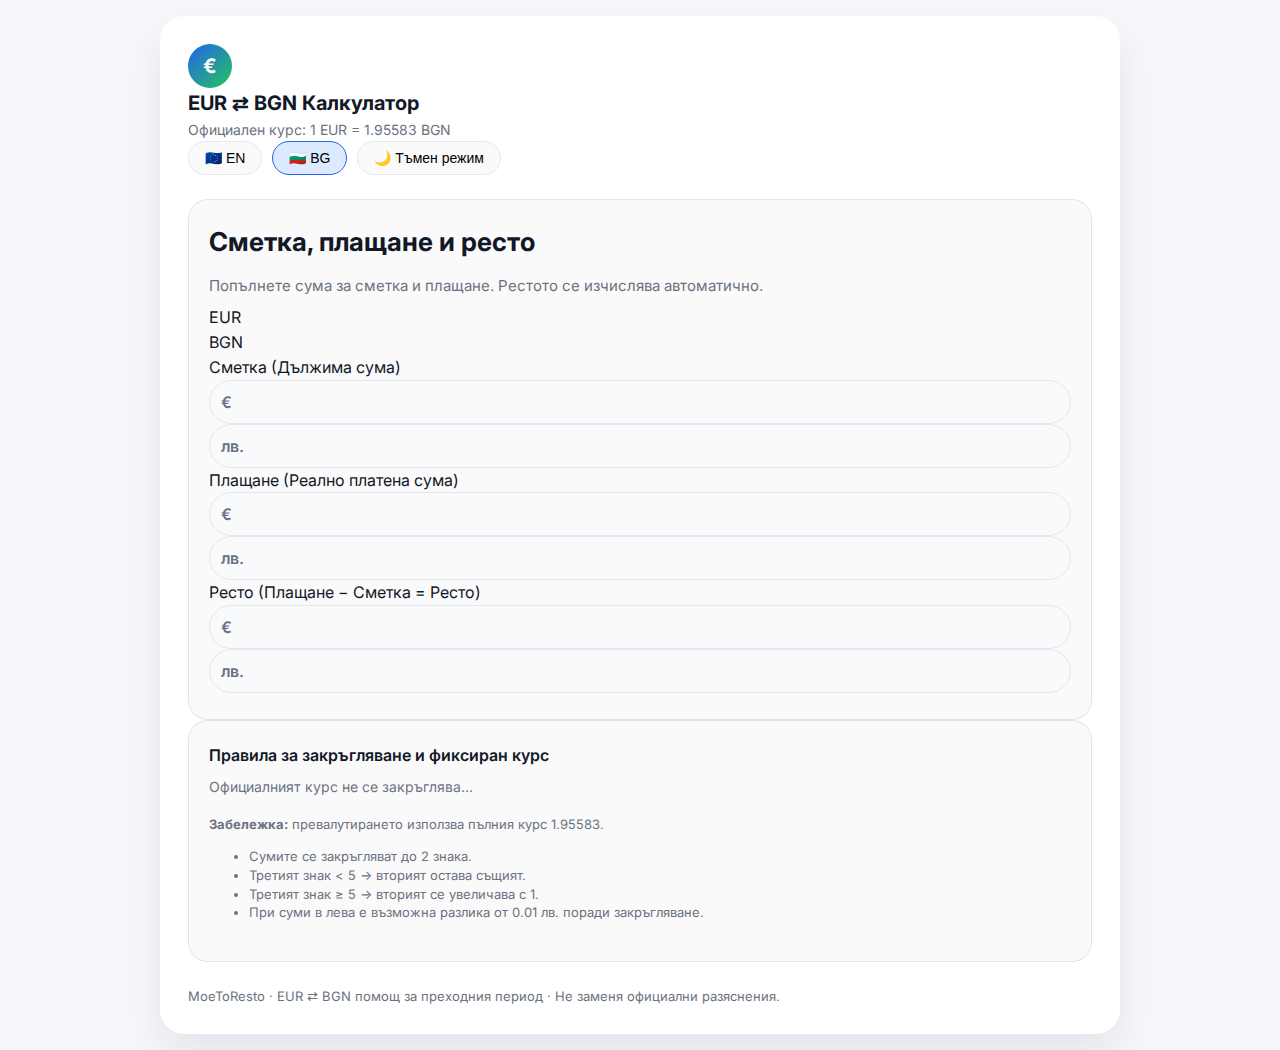
<file: index.html>
<!DOCTYPE html>
<html lang="bg" data-theme="system">
<head>
  <meta charset="UTF-8" />
  <title>MoeToResto - EUR ⇄ BGN Калкулатор</title>
  <meta name="viewport" content="width=device-width, initial-scale=1" />
  <link href="https://fonts.googleapis.com/css2?family=Inter:wght@300;400;500;600;700&display=swap" rel="stylesheet">
  <link href="assets/css/styles.css" rel="stylesheet">
  
  <link rel="icon" type="image/png" href="favicon-96x96.png" sizes="96x96" />
  <link rel="icon" type="image/svg+xml" href="favicon.svg" />
  <link rel="shortcut icon" href="favicon.ico" />
  <link rel="apple-touch-icon" sizes="180x180" href="apple-touch-icon.png" />
  <link rel="manifest" href="site.webmanifest" />

  <!-- Primary Meta -->
  <meta name="title" content="MoeToResto – EUR ⇄ BGN Calculator">
  <meta name="description" content="Калкулатор за преходния период EUR ⇄ BGN с официалния фиксиран курс 1.95583. Сметка, плащане и ресто.">

  <!-- Open Graph / Facebook -->
  <meta property="og:type" content="website">
  <meta property="og:url" content="https://moetoresto.eu/">
  <meta property="og:title" content="MoeToResto – EUR ⇄ BGN Calculator">
  <meta property="og:description" content="Онлайн калкулатор за EUR ⇄ BGN с официалния фиксиран курс.">
  <meta property="og:image" content="https://moetoresto.eu/og-image.png">

  <!-- Twitter -->
  <meta property="twitter:card" content="summary_large_image">
  <meta property="twitter:url" content="https://moetoresto.eu/">
  <meta property="twitter:title" content="MoeToResto – EUR ⇄ BGN Calculator">
  <meta property="twitter:description" content="Онлайн калкулатор за EUR ⇄ BGN с официалния фиксиран курс.">
  <meta property="twitter:image" content="https://moetoresto.eu/og-image.png">
</head>

<body>
<div class="shell">

  <!-- HEADER -->
  <header>
  <div class="brand">
    <div class="logo-circle">€</div>

    <div class="brand-text">
      <div class="brand-text-title" data-i18n="appTitle">EUR ⇄ BGN Калкулатор</div>
      <div class="brand-text-sub" data-i18n="appSubtitle">
        Официален курс: 1 EUR = 1.95583 BGN
      </div>
    </div>
  </div>

  <div class="controls">
    <!-- LANG BUTTONS (EN FIRST NOW) -->
    <button class="btn btn-lang" data-lang="en">🇪🇺 EN</button>
    <button class="btn btn-lang active" data-lang="bg">🇧🇬 BG</button>

    <!-- THEME TOGGLE -->
    <button class="btn btn-theme" id="themeToggle">
      <span id="themeIcon">🌙</span>
      <span data-i18n="themeToggle">Тъмен режим</span>
    </button>
  </div>
</header>


  <main>

    <section class="card">

      <h2 class="card-title" data-i18n="calcTitle">Сметка, плащане и ресто</h2>
      <p class="card-subtitle" data-i18n="calcIntro">
        Попълнете сума за сметка и плащане. Рестото се изчислява автоматично.
      </p>

      <!-- SPLIT EUR / BGN HEADER -->
      <div class="split-head">
        <div class="head-pill">EUR</div>
        <div class="head-pill">BGN</div>
      </div>

      <!-- BILL -->
      <div class="operation-block">
        <div class="op-label">
          <span class="op-main" data-i18n="rowBill">Сметка</span>
          <span class="op-sub" data-i18n="rowBillSub">(Дължима сума)</span>
        </div>

        <div class="op-inputs">
          <div class="field">
            <span class="prefix">€</span>
            <input type="text" id="billEur" data-row="bill" data-currency="eur" step="any">
          </div>
          <div class="field">
            <span class="prefix">лв.</span>
            <input type="text" id="billBgn" data-row="bill" data-currency="bgn" step="any">
          </div>
        </div>
      </div>

      <!-- PAYMENT -->
      <div class="operation-block">
        <div class="op-label">
          <span class="op-main" data-i18n="rowPayment">Плащане</span>
          <span class="op-sub" data-i18n="rowPaymentSub">(Реално платена сума)</span>
        </div>

        <div class="op-inputs">
          <div class="field">
            <span class="prefix">€</span>
            <input type="text" id="payEur" data-row="payment" data-currency="eur" step="any">
          </div>
          <div class="field">
            <span class="prefix">лв.</span>
            <input type="text" id="payBgn" data-row="payment" data-currency="bgn" step="any">
          </div>
        </div>
      </div>

      <!-- BALANCE -->
      <div class="operation-block">
        <div class="op-label">
          <span class="op-main" data-i18n="rowBalance">Ресто</span>
          <span class="op-sub" data-i18n="rowBalanceSub">(Плащане − Сметка = Ресто)</span>
        </div>

        <div class="op-inputs">
          <div class="field">
            <span class="prefix">€</span>
            <input type="text" id="balEur" readonly>
          </div>
          <div class="field">
            <span class="prefix">лв.</span>
            <input type="text" id="balBgn" readonly>
          </div>
        </div>

        <div id="changeWarning" class="change-warning" style="display:none;"></div>
      </div>

      <div class="error-text" id="errorText" data-i18n="errorText">
        Моля, въведете валидни числа.
      </div>
    </section>

    <section class="card">
      <div class="info-title" data-i18n="rulesTitle">Правила за закръгляване и фиксиран курс</div>

      <div class="info-body" data-i18n="rulesBody">
        Официалният курс не се закръглява…
      </div>

      <div class="hint">
        <span data-i18n="rulesNote"><strong>Забележка:</strong> превалутирането използва пълния курс 1.95583.</span>
        <ul>
          <li data-i18n="rule1">Сумите се закръгляват до 2 знака.</li>
          <li data-i18n="rule2">Третият знак < 5 → вторият остава същият.</li>
          <li data-i18n="rule3">Третият знак ≥ 5 → вторият се увеличава с 1.</li>
          <li data-i18n="rule4">При суми в лева е възможна разлика от 0.01 лв. поради закръгляване.</li>
        </ul>
      </div>
    </section>

  </main>

  <footer>
    <div class= "footer-note" data-i18n="footerCombined">MoeToResto · EUR ⇄ BGN помощ за преходния период · Не заменя официални разяснения.</div>
  </footer>

</div>

<script src="assets/js/app.js"></script>
</body>
</html>
</file>
<file: assets/css/styles.css>
:root {
  --bg: #f6f7fb;
  --bg-elevated: #ffffff;
  --fg: #111827;
  --fg-muted: #6b7280;
  --accent: #2563eb;
  --accent-soft: #dbeafe;
  --border-subtle: #e5e7eb;
  --input-bg: #f9fafb;
  --shadow-soft: 0 20px 40px rgba(15, 23, 42, 0.08);
  --error: #b91c1c;
}

[data-theme="dark"] {
  --bg: #020617;
  --bg-elevated: #020617;
  --fg: #e5e7eb;
  --fg-muted: #9ca3af;
  --accent: #60a5fa;
  --accent-soft: #1d4ed8;
  --border-subtle: #1f2937;
  --input-bg: #020617;
  --shadow-soft: 0 20px 40px rgba(15, 23, 42, 0.75);
}

* {
  box-sizing: border-box;
}

body {
  margin: 0;
  min-height: 100vh;
  font-family: 'Inter', sans-serif;
  font-size: 16px;
  background: var(--bg);
  padding: 16px;
  color: var(--fg);
  line-height: 1.55;
}

.shell {
  max-width: 960px;
  margin: auto;
  background: var(--bg-elevated);
  border-radius: 24px;
  box-shadow: var(--shadow-soft);
  padding: 28px;
  display: flex;
  flex-direction: column;
  gap: 24px;
}

/* HEADER */

.logo-circle {
  width: 44px;
  height: 44px;
  background: linear-gradient(135deg, #2563eb, #22c55e);
  color: white;
  border-radius: 50%;
  display: flex;
  justify-content: center;
  align-items: center;
  font-size: 20px;
  font-weight: 700;
}

.brand-text-title {
  font-size: 20px;
  font-weight: 700;
}

.brand-text-sub {
  font-size: 14px;
  color: var(--fg-muted);
}

.controls {
  display: flex;
  flex-wrap: wrap;
  gap: 10px;
}

.btn {
  padding: 8px 16px;
  border-radius: 999px;
  border: 1px solid var(--border-subtle);
  font-size: 14px;
  font-weight: 500;
  cursor: pointer;
  background: rgba(15,23,42,0.02);
}

.btn.active {
  background: var(--accent-soft);
  border-color: var(--accent);
}

/* CARD */

.card {
  border-radius: 20px;
  padding: 22px 20px 26px;
  background: rgba(15,23,42,0.02);
  border: 1px solid rgba(148,163,184,0.25);
}

.card h2 {
  font-size: 26px;
  font-weight: 700;
  margin: 0 0 12px;
}

.card p {
  margin: 0 0 8px;
  font-size: 15px;
  color: var(--fg-muted);
}

/* RATE STRIP */

.rate-strip {
  margin-top: 12px;
  padding: 8px 12px;
  background: rgba(15,23,42,0.05);
  border-radius: 999px;
  display: inline-flex;
  align-items: center;
  gap: 10px;
  font-size: 15px;
  font-weight: 500;
}

.flag-pill {
  padding: 3px 8px;
  background: rgba(15,23,42,0.08);
  border-radius: 999px;
}

/* GRID */

.grid-head {
  display: grid;
  grid-template-columns: 1.6fr 1fr 1fr;
  font-weight: 600;
  color: var(--fg-muted);
  padding-bottom: 8px;
  border-bottom: 1px dashed rgba(148,163,184,0.5);
  margin-top: 18px;
}

.grid-row {
  display: grid;
  grid-template-columns: 1.6fr 1fr 1fr;
  gap: 14px;
  margin-top: 14px;
}

.row-label-main {
  font-size: 16px;
  font-weight: 600;
}

.row-label-sub {
  color: var(--fg-muted);
  font-size: 14px;
}

/* INPUT FIELDS */

.field {
  position: relative;
}

.field input {
  width: 100%;
  padding: 12px 14px 12px 34px;
  border-radius: 999px;
  border: 1px solid var(--border-subtle);
  background: var(--input-bg);
  font-size: 16px;
}

.field .prefix {
  position: absolute;
  left: 12px;
  top: 50%;
  transform: translateY(-50%);
  font-weight: 600;
  color: var(--fg-muted);
}

/* ERROR MESSAGE */

.error-text {
  color: var(--error);
  font-size: 14px;
  margin-top: 6px;
  display: none;
  font-weight: 500;
}

/* RULES SECTION — MINIMIZED (ONLY THESE 3 CHANGES) */

.info-title {
  font-size: 16px;     /* reduced from 18px */
  font-weight: 600;
  margin-bottom: 8px;
}

.info-body {
  font-size: 14px;     /* reduced from 15px */
  color: var(--fg-muted);
  line-height: 1.5;
}

/* hint under rules section */
.card .hint {
  font-size: 13px;     /* reduced from 14px */
  margin-top: 18px;
  line-height: 1.45;
  color: var(--fg-muted);
}

/* FOOTER */

footer {
  display: flex;
  justify-content: space-between;
  flex-wrap: wrap;
  font-size: 13px;
  color: var(--fg-muted);
}
</file>
